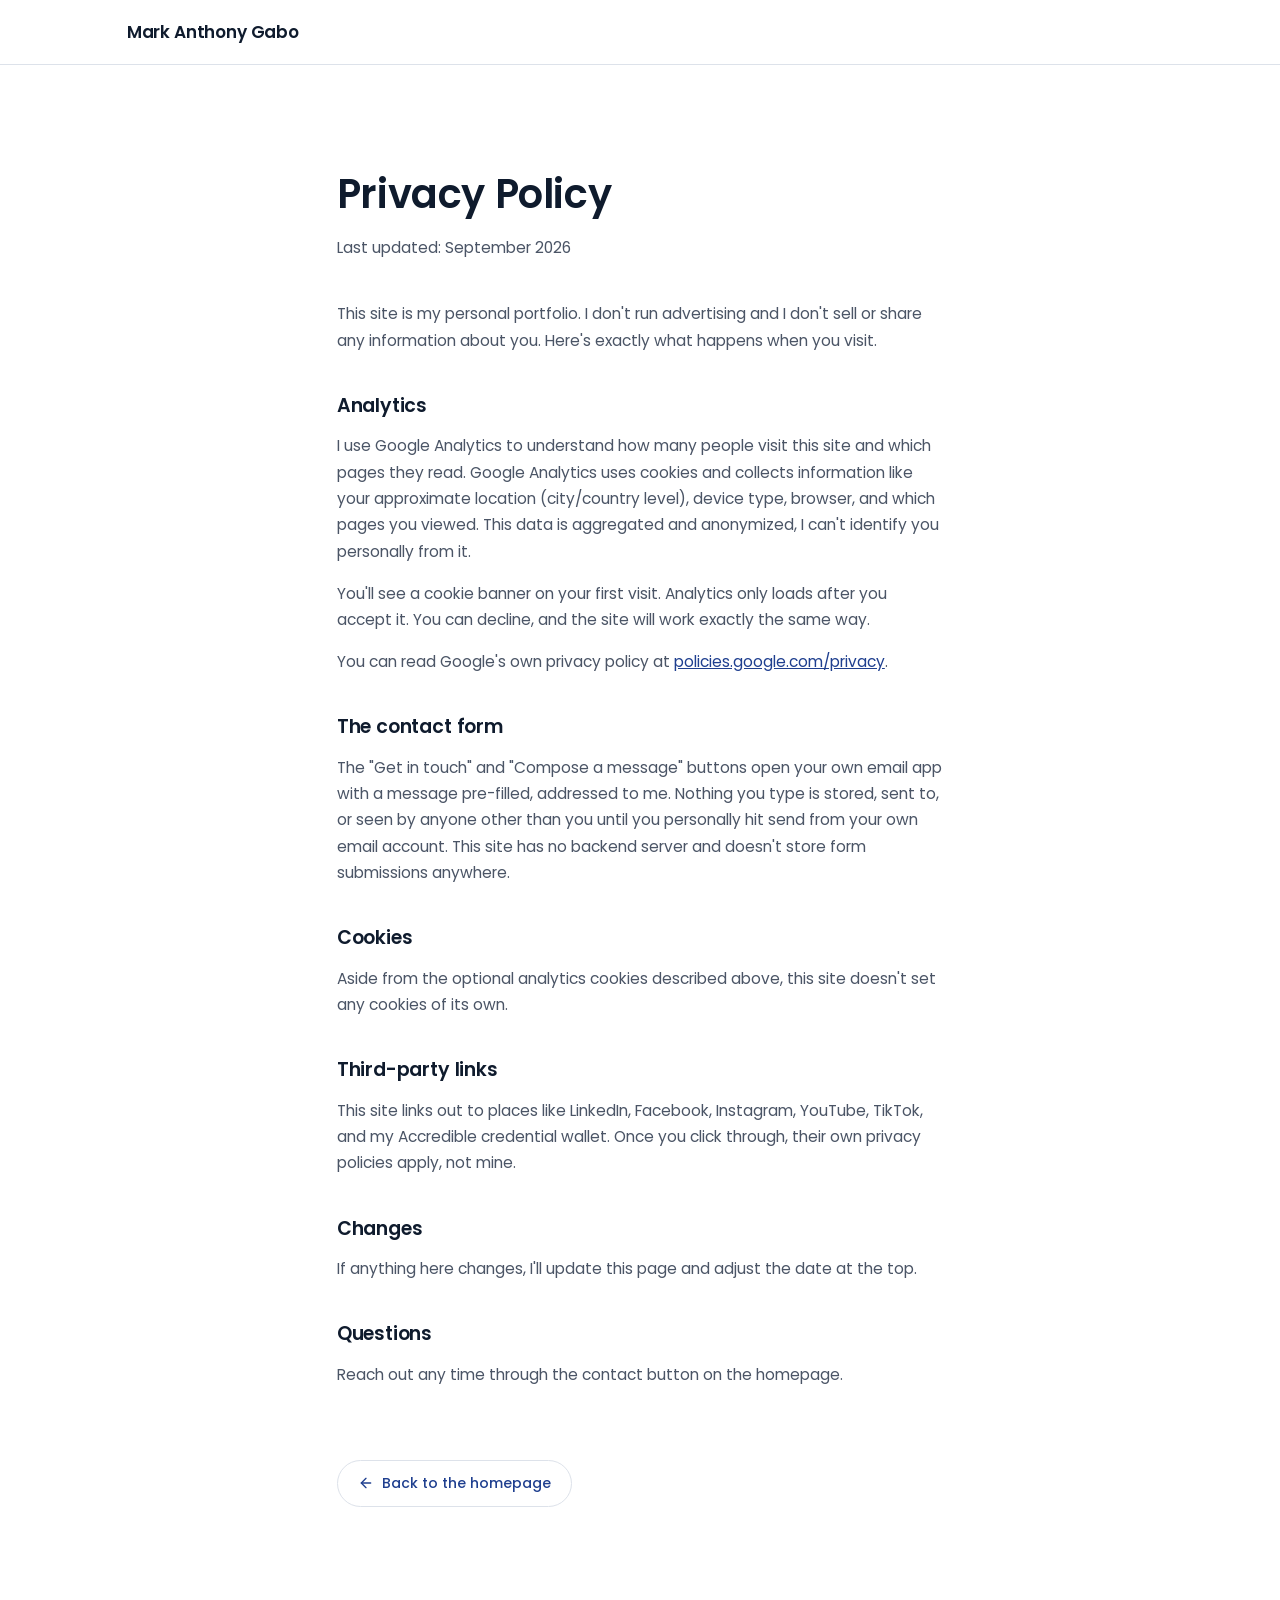
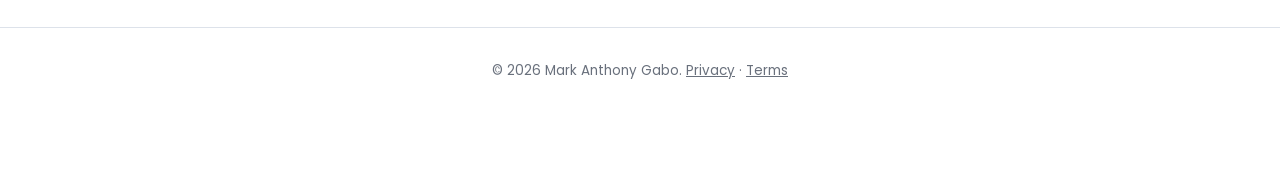
<file: privacy.html>
<!DOCTYPE html>
<html lang="en">
<head>
<meta charset="UTF-8">
<script>
  (function () {
    var saved = localStorage.getItem("theme");
    var theme = saved || (window.matchMedia("(prefers-color-scheme: dark)").matches ? "dark" : "light");
    document.documentElement.setAttribute("data-theme", theme);
  })();
</script>
<meta name="viewport" content="width=device-width, initial-scale=1.0">
<title>Privacy Policy — Mark Anthony Gabo</title>
<meta name="robots" content="noindex">
<meta name="theme-color" content="#ffffff">
<link rel="icon" type="image/x-icon" href="favicon.ico">
<link rel="preconnect" href="https://fonts.googleapis.com">
<link rel="preconnect" href="https://fonts.gstatic.com" crossorigin>
<link href="https://fonts.googleapis.com/css2?family=Poppins:wght@400;500;600;700&display=swap" rel="stylesheet">
<link rel="stylesheet" href="css/style.css">
<style>
  .legal-wrap {
    max-width: 760px;
    margin: 0 auto;
    padding: clamp(48px, 8vw, 96px) var(--gutter) 120px;
  }
  .legal-wrap h1 { font-size: clamp(28px, 4vw, 40px); margin-bottom: 8px; }
  .legal-updated { color: var(--grey-dim); font-size: 13.5px; margin-bottom: 40px; }
  .legal-wrap h2 { font-size: 19px; margin: 36px 0 12px; }
  .legal-wrap p, .legal-wrap li { color: var(--grey); font-size: 15.5px; line-height: 1.7; }
  .legal-wrap ul { padding-left: 20px; margin: 0 0 1em; }
  .legal-wrap a { color: var(--red-bright); text-decoration: underline; }
  .back-link {
    display: inline-flex;
    align-items: center;
    gap: 8px;
    margin-top: 56px;
    padding: 11px 20px;
    border: 1px solid var(--line);
    border-radius: 999px;
    font-size: 14px;
    font-weight: 500;
    color: var(--white);
    text-decoration: none !important;
    background-image: none !important;
    transition: border-color 0.2s ease, color 0.2s ease, transform 0.2s ease;
  }
  .back-link:hover {
    border-color: var(--red);
    color: var(--red-bright);
    transform: translateX(-2px);
  }
  .back-link svg { width: 16px; height: 16px; }
</style>
</head>
<body>

<header class="site-header">
  <div class="header-inner">
    <a href="index.html" class="logo">Mark Anthony Gabo</a>
  </div>
</header>

<main class="legal-wrap">
  <h1>Privacy Policy</h1>
  <p class="legal-updated">Last updated: September 2026</p>

  <p>This site is my personal portfolio. I don't run advertising and I don't sell or share any information about you. Here's exactly what happens when you visit.</p>

  <h2>Analytics</h2>
  <p>I use Google Analytics to understand how many people visit this site and which pages they read. Google Analytics uses cookies and collects information like your approximate location (city/country level), device type, browser, and which pages you viewed. This data is aggregated and anonymized, I can't identify you personally from it.</p>
  <p>You'll see a cookie banner on your first visit. Analytics only loads after you accept it. You can decline, and the site will work exactly the same way.</p>
  <p>You can read Google's own privacy policy at <a href="https://policies.google.com/privacy" target="_blank" rel="noopener">policies.google.com/privacy</a>.</p>

  <h2>The contact form</h2>
  <p>The "Get in touch" and "Compose a message" buttons open your own email app with a message pre-filled, addressed to me. Nothing you type is stored, sent to, or seen by anyone other than you until you personally hit send from your own email account. This site has no backend server and doesn't store form submissions anywhere.</p>

  <h2>Cookies</h2>
  <p>Aside from the optional analytics cookies described above, this site doesn't set any cookies of its own.</p>

  <h2>Third-party links</h2>
  <p>This site links out to places like LinkedIn, Facebook, Instagram, YouTube, TikTok, and my Accredible credential wallet. Once you click through, their own privacy policies apply, not mine.</p>

  <h2>Changes</h2>
  <p>If anything here changes, I'll update this page and adjust the date at the top.</p>

  <h2>Questions</h2>
  <p>Reach out any time through the contact button on the homepage.</p>

  <a href="index.html" class="back-link">
    <svg viewBox="0 0 24 24" fill="none" stroke="currentColor" stroke-width="2" stroke-linecap="round" stroke-linejoin="round" aria-hidden="true"><path d="M19 12H5"/><path d="m12 19-7-7 7-7"/></svg>
    Back to the homepage
  </a>
</main>

<footer class="site-footer">
  <p>&copy; <span id="year"></span> Mark Anthony Gabo. <a href="privacy.html" style="color:inherit;">Privacy</a> · <a href="terms.html" style="color:inherit;">Terms</a></p>
</footer>

<script>document.getElementById("year").textContent = new Date().getFullYear();</script>
</body>
</html>
</file>
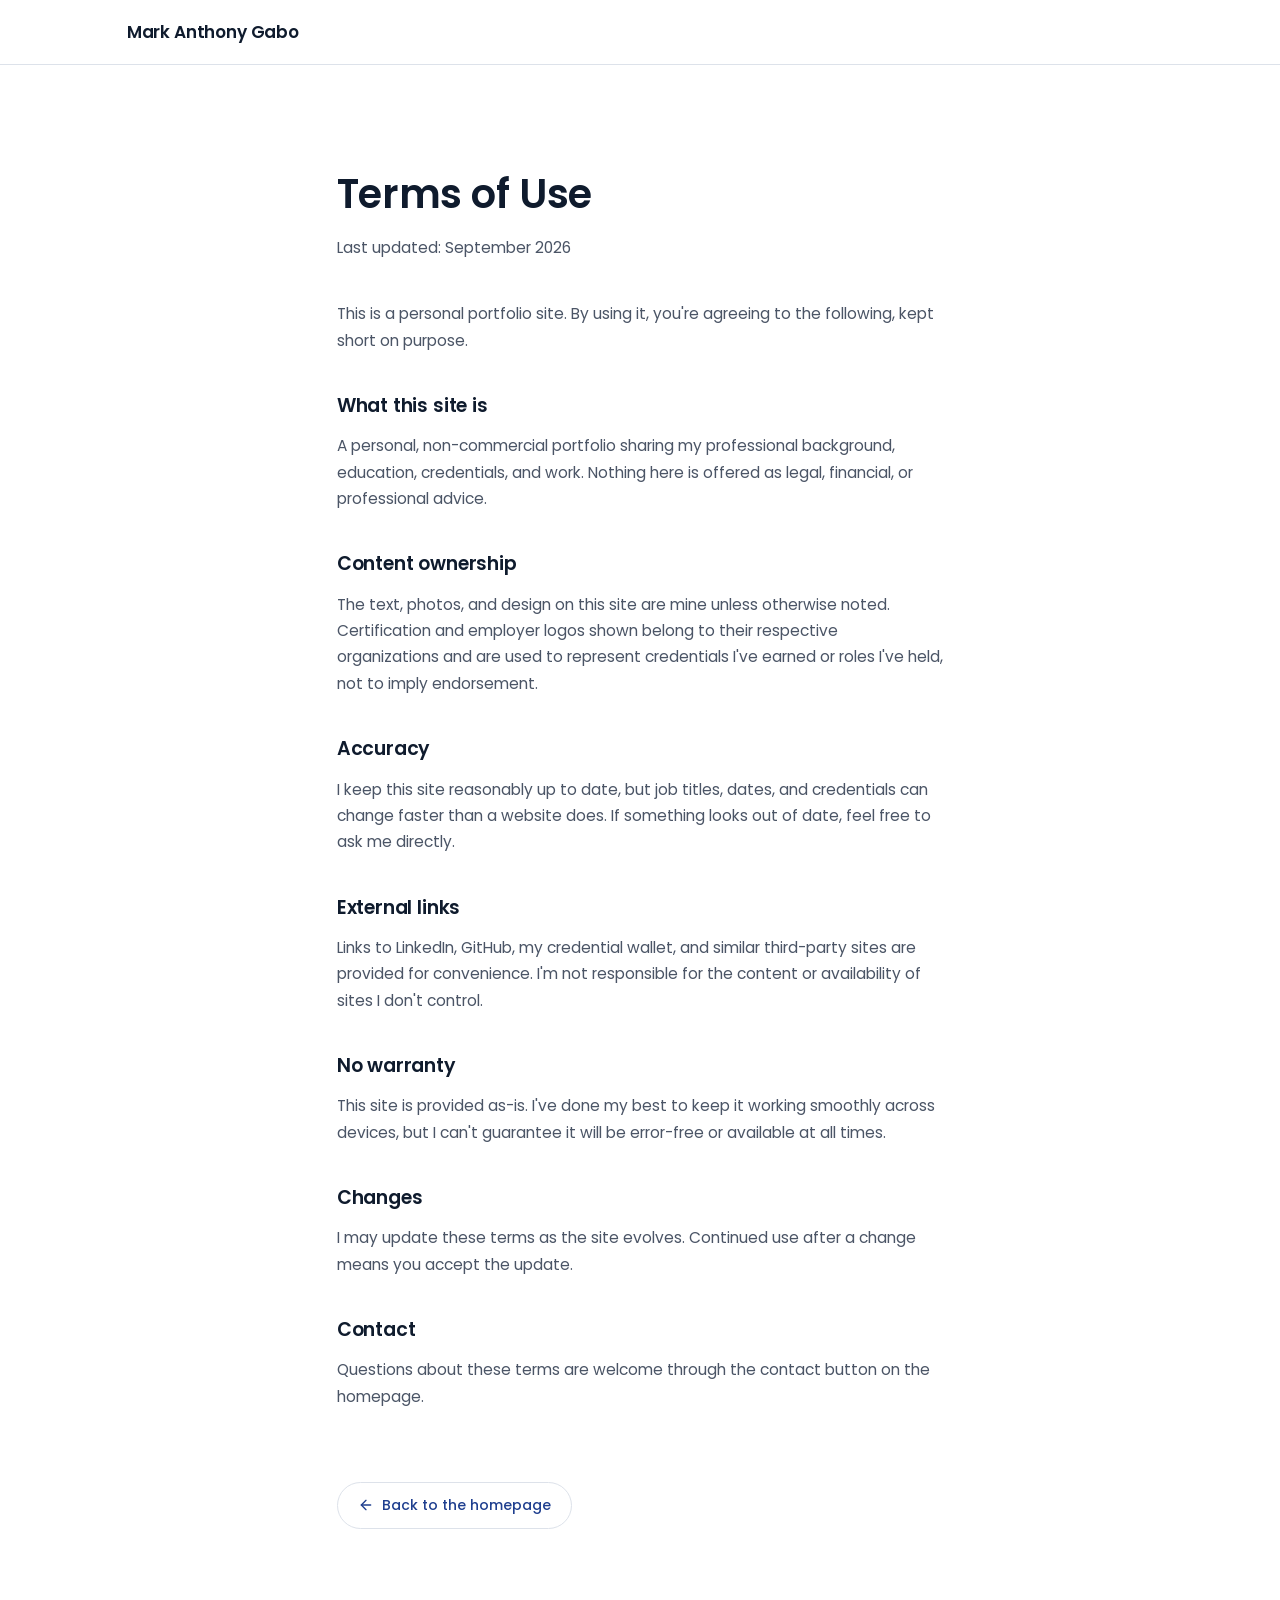
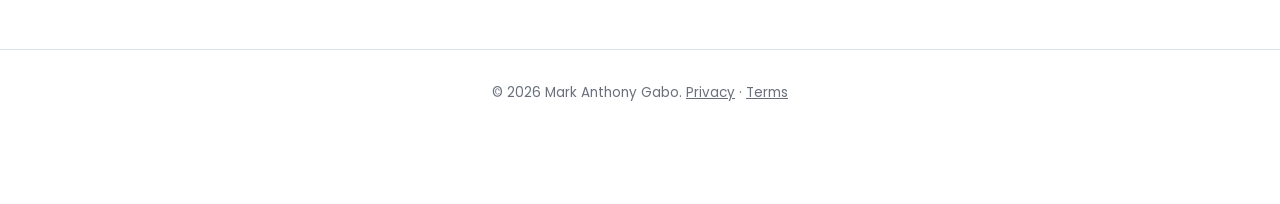
<file: terms.html>
<!DOCTYPE html>
<html lang="en">
<head>
<meta charset="UTF-8">
<script>
  (function () {
    var saved = localStorage.getItem("theme");
    var theme = saved || (window.matchMedia("(prefers-color-scheme: dark)").matches ? "dark" : "light");
    document.documentElement.setAttribute("data-theme", theme);
  })();
</script>
<meta name="viewport" content="width=device-width, initial-scale=1.0">
<title>Terms of Use — Mark Anthony Gabo</title>
<meta name="robots" content="noindex">
<meta name="theme-color" content="#ffffff">
<link rel="icon" type="image/x-icon" href="favicon.ico">
<link rel="preconnect" href="https://fonts.googleapis.com">
<link rel="preconnect" href="https://fonts.gstatic.com" crossorigin>
<link href="https://fonts.googleapis.com/css2?family=Poppins:wght@400;500;600;700&display=swap" rel="stylesheet">
<link rel="stylesheet" href="css/style.css">
<style>
  .legal-wrap {
    max-width: 760px;
    margin: 0 auto;
    padding: clamp(48px, 8vw, 96px) var(--gutter) 120px;
  }
  .legal-wrap h1 { font-size: clamp(28px, 4vw, 40px); margin-bottom: 8px; }
  .legal-updated { color: var(--grey-dim); font-size: 13.5px; margin-bottom: 40px; }
  .legal-wrap h2 { font-size: 19px; margin: 36px 0 12px; }
  .legal-wrap p, .legal-wrap li { color: var(--grey); font-size: 15.5px; line-height: 1.7; }
  .legal-wrap ul { padding-left: 20px; margin: 0 0 1em; }
  .legal-wrap a { color: var(--red-bright); text-decoration: underline; }
  .back-link {
    display: inline-flex;
    align-items: center;
    gap: 8px;
    margin-top: 56px;
    padding: 11px 20px;
    border: 1px solid var(--line);
    border-radius: 999px;
    font-size: 14px;
    font-weight: 500;
    color: var(--white);
    text-decoration: none !important;
    background-image: none !important;
    transition: border-color 0.2s ease, color 0.2s ease, transform 0.2s ease;
  }
  .back-link:hover {
    border-color: var(--red);
    color: var(--red-bright);
    transform: translateX(-2px);
  }
  .back-link svg { width: 16px; height: 16px; }
</style>
</head>
<body>

<header class="site-header">
  <div class="header-inner">
    <a href="index.html" class="logo">Mark Anthony Gabo</a>
  </div>
</header>

<main class="legal-wrap">
  <h1>Terms of Use</h1>
  <p class="legal-updated">Last updated: September 2026</p>

  <p>This is a personal portfolio site. By using it, you're agreeing to the following, kept short on purpose.</p>

  <h2>What this site is</h2>
  <p>A personal, non-commercial portfolio sharing my professional background, education, credentials, and work. Nothing here is offered as legal, financial, or professional advice.</p>

  <h2>Content ownership</h2>
  <p>The text, photos, and design on this site are mine unless otherwise noted. Certification and employer logos shown belong to their respective organizations and are used to represent credentials I've earned or roles I've held, not to imply endorsement.</p>

  <h2>Accuracy</h2>
  <p>I keep this site reasonably up to date, but job titles, dates, and credentials can change faster than a website does. If something looks out of date, feel free to ask me directly.</p>

  <h2>External links</h2>
  <p>Links to LinkedIn, GitHub, my credential wallet, and similar third-party sites are provided for convenience. I'm not responsible for the content or availability of sites I don't control.</p>

  <h2>No warranty</h2>
  <p>This site is provided as-is. I've done my best to keep it working smoothly across devices, but I can't guarantee it will be error-free or available at all times.</p>

  <h2>Changes</h2>
  <p>I may update these terms as the site evolves. Continued use after a change means you accept the update.</p>

  <h2>Contact</h2>
  <p>Questions about these terms are welcome through the contact button on the homepage.</p>

  <a href="index.html" class="back-link">
    <svg viewBox="0 0 24 24" fill="none" stroke="currentColor" stroke-width="2" stroke-linecap="round" stroke-linejoin="round" aria-hidden="true"><path d="M19 12H5"/><path d="m12 19-7-7 7-7"/></svg>
    Back to the homepage
  </a>
</main>

<footer class="site-footer">
  <p>&copy; <span id="year"></span> Mark Anthony Gabo. <a href="privacy.html" style="color:inherit;">Privacy</a> · <a href="terms.html" style="color:inherit;">Terms</a></p>
</footer>

<script>document.getElementById("year").textContent = new Date().getFullYear();</script>
</body>
</html>
</file>
<file: css/style.css>
/* ============================================
   TOKENS
   ============================================ */
:root {
  --black: #ffffff;
  --black-soft: #f5f7fa;
  --panel-solid: #eef1f6;
  --line: #dde2ea;
  --red: #16264f;
  --red-bright: #1f3f8f;
  --red-deep: #060c1e;
  --accent-rgb: 22, 38, 79;
  --gradient-red: linear-gradient(135deg, var(--red-bright) 0%, var(--red) 45%, var(--red-deep) 100%);
  --white: #0f1b2d;
  --on-accent: #ffffff;
  --grey: #4b5566;
  --grey-dim: #69707c;
  --header-bg: rgba(255, 255, 255, 0.85);

  --font-display: "Poppins", -apple-system, BlinkMacSystemFont, "Segoe UI", sans-serif;
  --font-body: "Poppins", -apple-system, BlinkMacSystemFont, "Segoe UI", sans-serif;

  --max-width: 1180px;
  --gutter: clamp(24px, 6vw, 96px);
}

[data-theme="dark"] {
  --black: #0a0a0a;
  --black-soft: #131313;
  --panel-solid: #161414;
  --line: #2a2727;
  --red: #c81e3a;
  --red-bright: #ff3b4e;
  --red-deep: #6e0f22;
  --accent-rgb: 200, 30, 58;
  --white: #f5f3f0;
  --on-accent: #ffffff;
  --grey: #a3a09c;
  --grey-dim: #8a8580;
  --header-bg: rgba(10, 10, 10, 0.88);
}

* { box-sizing: border-box; }

html {
  color-scheme: light dark;
  transition: background-color 0.25s ease;
}

.skip-link {
  position: absolute;
  top: -60px;
  left: 12px;
  z-index: 1000;
  background: var(--red);
  color: var(--on-accent);
  padding: 12px 20px;
  border-radius: 4px;
  font-size: 14px;
  font-weight: 500;
  transition: top 0.2s ease;
}

.skip-link:focus {
  top: 12px;
}

html { scroll-behavior: smooth; }

@media (prefers-reduced-motion: reduce) {
  html { scroll-behavior: auto; }
  * { animation-duration: 0.01ms !important; animation-iteration-count: 1 !important; transition-duration: 0.01ms !important; }
}

body {
  margin: 0;
  background: var(--black);
  color: var(--white);
  font-family: var(--font-body);
  font-size: 16px;
  line-height: 1.65;
  -webkit-font-smoothing: antialiased;
}

h1, h2, h3 {
  font-family: var(--font-display);
  font-weight: 600;
  margin: 0;
  color: var(--white);
  letter-spacing: -0.01em;
}

p { margin: 0 0 1em; color: var(--grey); }
p:last-child { margin-bottom: 0; }

a { color: inherit; text-decoration: none; }

img { max-width: 100%; display: block; }

section { padding: clamp(64px, 10vw, 128px) var(--gutter); scroll-margin-top: 76px; }

section > h2 {
  font-size: clamp(28px, 3.4vw, 42px);
  margin-bottom: clamp(14px, 2vw, 18px);
  max-width: var(--max-width);
  margin-left: auto;
  margin-right: auto;
}

.section-intro {
  max-width: var(--max-width);
  margin: 0 auto clamp(32px, 5vw, 48px);
  font-size: 14px;
  color: var(--red-bright);
}

:focus-visible {
  outline: 2px solid var(--red-bright);
  outline-offset: 3px;
}

/* ============================================
   BUTTONS
   ============================================ */
.btn {
  display: inline-flex;
  align-items: center;
  gap: 9px;
  padding: 13px 26px;
  border-radius: 4px;
  font-family: var(--font-body);
  font-size: 14.5px;
  font-weight: 500;
  border: none;
  cursor: pointer;
  transition: transform 0.2s ease, box-shadow 0.2s ease, background 0.2s ease, color 0.2s ease, border-color 0.2s ease;
}

.btn-icon { width: 17px; height: 17px; flex-shrink: 0; }

.btn-solid {
  background: var(--gradient-red);
  color: var(--on-accent);
}

.btn-solid:hover {
  box-shadow: 0 8px 24px -6px rgba(var(--accent-rgb), 0.55);
  transform: translateY(-1px);
}

.btn-outline {
  background: transparent;
  border: 1px solid var(--line);
  color: var(--white);
}

.btn-outline:hover {
  border-color: var(--red);
  color: var(--red-bright);
}

/* ============================================
   HEADER / NAV
   ============================================ */
.site-header {
  position: sticky;
  top: 0;
  z-index: 100;
  background: var(--header-bg);
  backdrop-filter: blur(10px);
  border-bottom: 1px solid var(--line);
}

.header-inner {
  max-width: var(--max-width);
  margin: 0 auto;
  padding: 18px var(--gutter);
  display: flex;
  align-items: center;
  justify-content: space-between;
  gap: 20px;
}

.logo {
  font-family: var(--font-display);
  font-size: 17px;
  font-weight: 600;
  letter-spacing: -0.01em;
  white-space: nowrap;
  display: inline-flex;
  align-items: center;
  gap: 10px;
}

.logo-text {
  display: flex;
  flex-direction: column;
  gap: 1px;
  line-height: 1.15;
}

.logo-name {
  display: inline-flex;
  align-items: center;
  gap: 6px;
}

.logo-handle {
  font-family: var(--font-body);
  font-style: italic;
  font-weight: 400;
  font-size: 12px;
  color: var(--grey-dim);
  letter-spacing: 0;
}

.logo-avatar {
  width: 32px;
  height: 32px;
  border-radius: 50%;
  object-fit: cover;
  border: 2px solid #1d9bf0;
}

.logo-badge {
  width: 16px;
  height: 16px;
  flex-shrink: 0;
}

.main-nav {
  display: flex;
  gap: clamp(18px, 3vw, 34px);
  margin-left: auto;
}

.main-nav a {
  font-size: 14.5px;
  color: var(--grey);
  position: relative;
  padding: 4px 0;
  transition: color 0.2s ease;
}

.main-nav a:hover,
.main-nav a:focus-visible {
  color: var(--white);
}

.main-nav a::after {
  content: "";
  position: absolute;
  left: 0;
  bottom: -2px;
  width: 0;
  height: 2px;
  background: var(--gradient-red);
  transition: width 0.25s ease;
}

.main-nav a:hover::after,
.main-nav a:focus-visible::after {
  width: 100%;
}

.header-actions {
  display: flex;
  align-items: center;
  gap: 18px;
}

.social-icons {
  display: flex;
  gap: 10px;
}

.icon-btn {
  display: inline-flex;
  align-items: center;
  justify-content: center;
  width: 32px;
  height: 32px;
  border-radius: 50%;
  border: 1px solid var(--line);
  color: var(--grey);
  transition: border-color 0.2s ease, color 0.2s ease, transform 0.2s ease;
}

.icon-btn svg { width: 15px; height: 15px; }

.icon-btn:hover {
  border-color: var(--red);
  color: var(--red-bright);
  transform: translateY(-1px);
}

.icon-btn-lg { width: 44px; height: 44px; }
.icon-btn-lg svg { width: 19px; height: 19px; }

.theme-toggle {
  display: inline-flex;
  align-items: center;
  justify-content: center;
  width: 34px;
  height: 34px;
  border-radius: 50%;
  border: 1px solid var(--line);
  background: transparent;
  color: var(--grey);
  cursor: pointer;
  flex-shrink: 0;
  transition: border-color 0.2s ease, color 0.2s ease, transform 0.15s ease;
}

.theme-toggle:hover {
  border-color: var(--red);
  color: var(--red-bright);
}

.theme-toggle:active {
  transform: scale(0.9);
}

.theme-toggle svg {
  width: 17px;
  height: 17px;
}

.theme-toggle .icon-moon { display: none; }

[data-theme="dark"] .theme-toggle .icon-sun { display: none; }
[data-theme="dark"] .theme-toggle .icon-moon { display: block; }

.nav-toggle {
  display: none;
  flex-direction: column;
  justify-content: center;
  gap: 5px;
  width: 32px;
  height: 32px;
  background: none;
  border: none;
  cursor: pointer;
  padding: 0;
  flex-shrink: 0;
  transition: transform 0.15s ease;
}

.nav-toggle span {
  display: block;
  height: 2px;
  width: 100%;
  background: var(--white);
  transition: transform 0.25s ease, opacity 0.25s ease;
}

.nav-toggle.open span:nth-child(1) { transform: translateY(7px) rotate(45deg); }
.nav-toggle.open span:nth-child(2) { opacity: 0; }
.nav-toggle.open span:nth-child(3) { transform: translateY(-7px) rotate(-45deg); }

/* ============================================
   HERO
   ============================================ */
.hero {
  position: relative;
  display: grid;
  grid-template-columns: 1.05fr 0.95fr;
  align-items: center;
  gap: clamp(32px, 5vw, 64px);
  padding-top: clamp(48px, 8vw, 96px);
  max-width: var(--max-width);
  margin: 0 auto;
  overflow: hidden;
}

.hero-canvas {
  position: absolute;
  inset: -40px;
  width: calc(100% + 80px);
  height: calc(100% + 80px);
  z-index: 0;
  pointer-events: none;
  opacity: 0.55;
}

.hero-text, .hero-image { position: relative; z-index: 1; }

.hero-kicker {
  font-size: 13px;
  color: var(--grey-dim);
  margin-bottom: 18px;
  letter-spacing: 0.02em;
}

.hero-text h1 {
  font-size: clamp(42px, 6.2vw, 74px);
  line-height: 1.04;
}

.hero-role {
  font-family: var(--font-display);
  font-size: clamp(17px, 1.8vw, 20px);
  font-weight: 500;
  color: var(--red-bright);
  margin: 18px 0 14px;
}

.hero-desc {
  max-width: 44ch;
  font-size: 16.5px;
}

.hero-motto {
  font-size: 13.5px;
  color: var(--grey-dim);
  margin: 22px 0 30px;
  border-left: 2px solid var(--red);
  padding-left: 12px;
  letter-spacing: 0.02em;
}

.hero-actions {
  display: flex;
  gap: 14px;
  flex-wrap: wrap;
}

.stat-row {
  display: flex;
  gap: clamp(24px, 4vw, 44px);
  margin-top: 40px;
  padding-top: 28px;
  border-top: 1px solid var(--line);
}

.stat-number {
  font-family: var(--font-display);
  font-size: clamp(24px, 2.6vw, 30px);
  font-weight: 700;
  color: var(--white);
  margin-bottom: 4px;
}

.stat-label {
  font-size: 11.5px;
  font-weight: 500;
  letter-spacing: 0.06em;
  text-transform: uppercase;
  color: var(--grey-dim);
}

.hero-image {
  position: relative;
  display: flex;
  align-items: center;
  justify-content: center;
  min-height: 560px;
}

.hero-glow {
  position: absolute;
  top: 8%;
  left: 50%;
  transform: translateX(-50%);
  width: 78%;
  aspect-ratio: 1;
  background: radial-gradient(circle, rgba(var(--accent-rgb), 0.42) 0%, rgba(var(--accent-rgb), 0.12) 55%, transparent 75%);
  filter: blur(38px);
  z-index: 0;
  pointer-events: none;
}

.hero-image img {
  position: relative;
  z-index: 1;
  width: auto;
  height: clamp(500px, 64vw, 860px);
  max-width: 100%;
  object-fit: contain;
  transform-origin: center bottom;
  will-change: transform;
  transition: transform 0.1s linear;
  -webkit-mask-image: linear-gradient(to bottom, black 70%, transparent 100%);
  mask-image: linear-gradient(to bottom, black 70%, transparent 100%);
}

/* ============================================
   ABOUT
   ============================================ */
.about {
  display: grid;
  grid-template-columns: 0.85fr 1.15fr;
  gap: clamp(32px, 5vw, 72px);
  align-items: center;
  max-width: var(--max-width);
  margin: 0 auto;
}

.about-image {
  position: relative;
  aspect-ratio: 3 / 4;
  border-radius: 4px;
  border: 1px solid var(--line);
  margin-top: 48px;
}

.frame-panel {
  position: absolute;
  inset: 0;
  background: var(--panel-solid);
  border: 1px solid var(--line);
  border-radius: 4px;
  z-index: 0;
}

.breakout-img {
  position: absolute;
  left: 0;
  right: 0;
  bottom: 0;
  width: 100%;
  height: 122%;
  object-fit: cover;
  object-position: top center;
  z-index: 1;
  border-radius: 0 0 4px 4px;
}

.about-text h2 { margin-bottom: 22px; }
.about-text p { font-size: 16px; max-width: 60ch; }
.about-text em { color: var(--red-bright); font-style: normal; }

/* ============================================
   EXPERIENCE / TIMELINE
   ============================================ */
.experience {
  background: var(--black-soft);
  border-top: 1px solid var(--line);
  border-bottom: 1px solid var(--line);
}

.timeline {
  list-style: none;
  margin: 0 auto;
  padding: 0;
  max-width: var(--max-width);
  border-left: 1px solid var(--line);
  position: relative;
}

.timeline::before {
  content: "";
  position: absolute;
  top: 0;
  left: -1px;
  width: 2px;
  height: calc(var(--progress, 0) * 100%);
  background: var(--gradient-red);
  transition: height 0.08s linear;
  pointer-events: none;
}

.timeline-item {
  position: relative;
  padding: 0 0 44px 32px;
}

.timeline-item:last-child { padding-bottom: 0; }

.timeline-item::before {
  content: "";
  position: absolute;
  left: -5px;
  top: 6px;
  width: 9px;
  height: 9px;
  border-radius: 50%;
  background: var(--gradient-red);
}

.timeline-date {
  font-size: 13px;
  color: var(--red-bright);
  font-weight: 500;
  margin-bottom: 6px;
}

.timeline-content h3 {
  font-size: 21px;
  margin-bottom: 4px;
}

.timeline-org {
  color: var(--grey-dim);
  font-size: 14.5px;
  margin-bottom: 10px;
}

.timeline-content p:last-child {
  max-width: 68ch;
  font-size: 15.5px;
}

/* ============================================
   EDUCATION
   ============================================ */
.edu-grid {
  max-width: var(--max-width);
  margin: 0 auto;
  display: grid;
  grid-template-columns: repeat(3, 1fr);
  gap: 20px;
}

.edu-card {
  background: var(--panel-solid);
  border: 1px solid var(--line);
  border-radius: 4px;
  padding: 26px;
}

.edu-date {
  font-size: 13px;
  color: var(--red-bright);
  margin-bottom: 10px;
}

.edu-card h3 {
  font-size: 18px;
  margin-bottom: 8px;
}

.edu-card p { font-size: 14.5px; }

.edu-note {
  color: var(--grey-dim);
  font-size: 13.5px;
  margin-top: 6px;
}

/* ============================================
   SKILLS
   ============================================ */
.skills {
  background: var(--black-soft);
  border-top: 1px solid var(--line);
  border-bottom: 1px solid var(--line);
}

.skills-grid {
  max-width: var(--max-width);
  margin: 0 auto;
  display: grid;
  grid-template-columns: repeat(3, 1fr);
  gap: clamp(28px, 4vw, 48px);
}

.skills-col h3 {
  font-size: 16px;
  margin-bottom: 16px;
  color: var(--grey);
  font-weight: 500;
}

.tag-list {
  display: flex;
  flex-wrap: wrap;
  gap: 9px;
}

.tag {
  border: 1px solid var(--line);
  border-radius: 3px;
  padding: 7px 13px;
  font-size: 13.5px;
  color: var(--white);
  transition: border-color 0.2s ease, color 0.2s ease;
}

.tag:hover {
  border-color: var(--red);
  color: var(--red-bright);
}

/* ============================================
   LEADERSHIP
   ============================================ */
.leadership {
  display: grid;
  grid-template-columns: 0.8fr 1.2fr;
  gap: clamp(32px, 5vw, 72px);
  align-items: start;
  max-width: var(--max-width);
  margin: 0 auto;
}

.leadership-image {
  position: sticky;
  top: 100px;
  aspect-ratio: 3 / 4;
  overflow: hidden;
  border-radius: 4px;
  border: 1px solid var(--line);
}

.leadership-image img {
  width: 100%;
  height: 100%;
  object-fit: cover;
  object-position: top center;
}

.leadership-text h2 { margin-bottom: 30px; }

.leadership-item {
  padding-bottom: 30px;
  margin-bottom: 30px;
  border-bottom: 1px solid var(--line);
}

.leadership-item:last-child {
  border-bottom: none;
  margin-bottom: 0;
  padding-bottom: 0;
}

.leadership-date {
  font-size: 13px;
  color: var(--red-bright);
  margin-bottom: 6px;
}

.leadership-item h3 {
  font-size: 19px;
  margin-bottom: 4px;
}

.leadership-org {
  color: var(--grey-dim);
  font-size: 14px;
  margin-bottom: 10px;
}

/* ============================================
   CONTACT
   ============================================ */
.contact {
  text-align: center;
  max-width: var(--max-width);
  margin: 0 auto;
}

.contact-lede {
  font-size: 17px;
  max-width: 52ch;
  margin: 0 auto 36px;
}

.contact-actions {
  display: flex;
  justify-content: center;
  gap: 14px;
  flex-wrap: wrap;
  margin-bottom: 36px;
}

.social-row {
  display: flex;
  justify-content: center;
  gap: 12px;
}

/* ============================================
   FLOATING ACTION BUTTON
   ============================================ */
.fab {
  position: fixed;
  bottom: 26px;
  right: 26px;
  width: 56px;
  height: 56px;
  border-radius: 50%;
  border: none;
  background: var(--gradient-red);
  color: var(--on-accent);
  display: flex;
  align-items: center;
  justify-content: center;
  cursor: pointer;
  box-shadow: 0 10px 28px -6px rgba(var(--accent-rgb), 0.6);
  z-index: 90;
  transition: transform 0.2s ease, box-shadow 0.2s ease;
}

.fab svg { width: 22px; height: 22px; }

.fab:hover {
  transform: translateY(-2px) scale(1.04);
  box-shadow: 0 14px 32px -6px rgba(var(--accent-rgb), 0.7);
}

/* ============================================
   MODAL
   ============================================ */
.modal-backdrop {
  position: fixed;
  inset: 0;
  background: rgba(5, 5, 5, 0.7);
  backdrop-filter: blur(4px);
  display: flex;
  align-items: center;
  justify-content: center;
  z-index: 200;
  padding: 20px;
}

.modal-backdrop[hidden] { display: none; }

.modal {
  position: relative;
  width: 100%;
  max-width: 440px;
  background: var(--panel-solid);
  border: 1px solid var(--line);
  border-radius: 8px;
  padding: 32px;
}

.modal-close {
  position: absolute;
  top: 16px;
  right: 16px;
  width: 32px;
  height: 32px;
  border-radius: 50%;
  border: 1px solid var(--line);
  background: transparent;
  color: var(--grey);
  display: flex;
  align-items: center;
  justify-content: center;
  cursor: pointer;
  transition: border-color 0.2s ease, color 0.2s ease;
}

.modal-close svg { width: 15px; height: 15px; }

.modal-close:hover {
  border-color: var(--red);
  color: var(--red-bright);
}

.modal h3 {
  font-size: 22px;
  margin-bottom: 8px;
  padding-right: 24px;
}

.modal-sub {
  font-size: 14px;
  margin-bottom: 22px;
}

#contact-form {
  display: flex;
  flex-direction: column;
  gap: 6px;
}

.hp-field {
  position: absolute;
  left: -9999px;
  width: 1px;
  height: 1px;
  overflow: hidden;
}

#contact-form label {
  font-size: 13px;
  color: var(--grey);
  margin-top: 10px;
}

#contact-form input,
#contact-form textarea {
  background: var(--black);
  border: 1px solid var(--line);
  border-radius: 4px;
  padding: 11px 13px;
  color: var(--white);
  font-family: var(--font-body);
  font-size: 14.5px;
  resize: vertical;
}

#contact-form input:focus,
#contact-form textarea:focus {
  outline: none;
  border-color: var(--red);
}

.modal-submit {
  margin-top: 18px;
  justify-content: center;
  width: 100%;
}

.modal-status {
  margin-top: 14px;
  font-size: 13.5px;
  color: var(--red-bright);
  text-align: center;
}

.modal-status-error {
  color: var(--red);
}

/* ============================================
   FOOTER
   ============================================ */
.site-footer {
  padding: 32px var(--gutter) 100px;
  border-top: 1px solid var(--line);
  text-align: center;
}

.site-footer p {
  font-size: 13.5px;
  color: var(--grey-dim);
}

.site-footer a {
  color: var(--grey-dim);
  text-decoration: underline;
}

.site-footer a:hover {
  color: var(--red-bright);
}

/* ============================================
   COOKIE CONSENT
   ============================================ */
.cookie-banner {
  position: fixed;
  left: 20px;
  right: 20px;
  bottom: 20px;
  max-width: 520px;
  margin: 0 auto;
  background: var(--panel-solid);
  border: 1px solid var(--line);
  border-radius: 10px;
  padding: 20px 22px;
  box-shadow: 0 20px 40px -16px rgba(0,0,0,0.25);
  z-index: 250;
  display: flex;
  flex-wrap: wrap;
  align-items: center;
  gap: 14px;
}

.cookie-banner[hidden] { display: none; }

.cookie-banner p {
  flex: 1 1 240px;
  font-size: 14px;
  margin: 0;
  color: var(--grey);
}

.cookie-banner a {
  color: var(--red-bright);
  text-decoration: underline;
}

.cookie-actions {
  display: flex;
  gap: 10px;
  flex-shrink: 0;
}

.cookie-actions .btn {
  padding: 9px 18px;
  font-size: 13.5px;
}

/* ============================================
   PHILOSOPHY QUOTE
   ============================================ */
.quote-feature {
  max-width: 760px;
  margin: 0 auto;
  text-align: center;
  padding-top: clamp(40px, 7vw, 72px);
  padding-bottom: clamp(40px, 7vw, 72px);
}

.quote-mark {
  width: 40px;
  height: 32px;
  margin: 0 auto 20px;
  opacity: 0.85;
  fill: var(--red);
}

.quote-text {
  font-family: var(--font-display);
  font-size: clamp(20px, 2.6vw, 28px);
  font-weight: 500;
  line-height: 1.5;
  color: var(--white);
}

.quote-attribution {
  margin-top: 18px;
  font-size: 13.5px;
  color: var(--grey-dim);
}

/* ============================================
   LEADERSHIP AWARD
   ============================================ */
.award {
  display: grid;
  grid-template-columns: 0.85fr 1.15fr;
  gap: clamp(32px, 5vw, 72px);
  align-items: center;
  max-width: var(--max-width);
  margin: 0 auto;
  background: var(--black-soft);
  border-top: 1px solid var(--line);
  border-bottom: 1px solid var(--line);
}

.award-image {
  position: relative;
  aspect-ratio: 3 / 4;
  border-radius: 4px;
  border: 1px solid var(--line);
  margin-top: 48px;
}

.award-label {
  font-size: 13px;
  color: var(--red-bright);
  font-weight: 500;
  margin-bottom: 10px;
}

.award-content h2 {
  font-size: clamp(24px, 3vw, 32px);
  margin-bottom: 16px;
}

.award-content > p {
  max-width: 56ch;
  font-size: 15.5px;
}

.award-quote {
  margin: 22px 0 0;
  padding: 18px 22px;
  border-left: 3px solid var(--red);
  background: rgba(var(--accent-rgb), 0.06);
  border-radius: 0 4px 4px 0;
}

.award-quote p {
  font-family: var(--font-display);
  font-size: 16px;
  font-weight: 500;
  color: var(--white);
  font-style: normal;
  margin: 0;
}

/* ============================================
   TABS + ACCORDION
   ============================================ */
.tabs {
  max-width: var(--max-width);
  margin: 0 auto 32px;
  display: flex;
  gap: 10px;
}

.tab-btn {
  background: transparent;
  border: 1px solid var(--line);
  color: var(--grey);
  padding: 10px 20px;
  border-radius: 4px;
  font-family: var(--font-body);
  font-size: 14px;
  font-weight: 500;
  cursor: pointer;
  transition: border-color 0.2s ease, color 0.2s ease, background 0.2s ease;
}

.tab-btn:hover {
  color: var(--white);
  border-color: var(--grey-dim);
}

.tab-btn.active {
  background: var(--gradient-red);
  border-color: transparent;
  color: var(--on-accent);
}

.accordion[hidden] { display: none; }

.timeline-toggle {
  position: relative;
  width: 100%;
  display: flex;
  flex-wrap: wrap;
  align-items: flex-start;
  row-gap: 4px;
  background: none;
  border: none;
  padding: 4px 34px 4px 0;
  cursor: pointer;
  text-align: left;
  font-family: var(--font-body);
  color: var(--white);
}

.timeline-heading {
  display: flex;
  flex-direction: column;
  gap: 3px;
  flex: 1 0 100%;
}

.timeline-title {
  font-family: var(--font-display);
  font-size: 18px;
  font-weight: 600;
}

.timeline-toggle .timeline-date {
  margin-bottom: 0;
  flex: 1 0 100%;
  order: -1;
}

.chevron {
  position: absolute;
  top: 6px;
  right: 0;
  width: 18px;
  height: 18px;
  flex-shrink: 0;
  color: var(--grey-dim);
  transition: transform 0.25s ease, color 0.2s ease;
}

.timeline-item.is-open .chevron {
  transform: rotate(180deg);
  color: var(--red-bright);
}

.timeline-body {
  max-height: 0;
  overflow: hidden;
  transition: max-height 0.3s ease;
  padding-left: 0;
}

.timeline-item.is-open .timeline-body {
  max-height: 240px;
}

.timeline-body p {
  padding-top: 10px;
  max-width: 62ch;
  font-size: 15px;
}

.timeline-item {
  transition: background 0.2s ease;
  border-radius: 4px;
}

.timeline-item:hover .timeline-title {
  transform: scale(1.05);
}

.timeline-title {
  display: inline-block;
  transform-origin: left center;
  transition: transform 0.2s ease;
}

/* ============================================
   EDUCATION TILES (alternating)
   ============================================ */
.edu-card-red {
  background: var(--gradient-red);
  border-color: transparent;
}

.edu-card-red h3, .edu-card-red p { color: var(--on-accent); }
.edu-card-red .edu-date { color: rgba(255,255,255,0.85); }
.edu-card-red .edu-note { color: rgba(255,255,255,0.75); }

.edu-card {
  transition: transform 0.25s ease, box-shadow 0.25s ease;
}

.edu-card:hover {
  transform: translateY(-6px);
  box-shadow: 0 16px 32px -12px rgba(0,0,0,0.5);
}

.edu-card-black:hover {
  box-shadow: 0 16px 32px -12px rgba(0,0,0,0.6), inset 0 0 0 1px var(--red);
}

/* ============================================
   MARQUEE (shared)
   ============================================ */
.marquee-panel {
  max-width: var(--max-width);
  margin: 0 auto;
  background: transparent;
  border: none;
  border-radius: 16px;
  padding: 28px 0;
  display: flex;
  flex-direction: column;
  gap: 18px;
}

.marquee {
  overflow: hidden;
  padding: 10px 0;
}

.marquee-track {
  display: flex;
  width: max-content;
  cursor: grab;
  touch-action: pan-y;
  user-select: none;
}

.marquee-track:active {
  cursor: grabbing;
}

.marquee-panel + .skills-grid { margin-top: 40px; }

.skill-pill {
  display: flex;
  align-items: center;
  gap: 10px;
  border: 1px solid var(--line);
  border-radius: 999px;
  padding: 12px 22px;
  margin-right: 14px;
  flex-shrink: 0;
  color: var(--white);
  font-size: 14.5px;
  transition: border-color 0.2s ease, transform 0.2s ease;
}

.skill-pill:hover {
  border-color: var(--red);
  transform: translateY(-3px);
}

.skill-pill svg {
  width: 19px;
  height: 19px;
  color: var(--red-bright);
  flex-shrink: 0;
}

.cert-grid + .marquee-panel,
.li-courses + .marquee-panel { margin-top: 40px; }

.cert-chip {
  display: flex;
  align-items: center;
  justify-content: center;
  background: #eef1f6;
  border: 1px solid #dde2ea;
  border-radius: 8px;
  width: 168px;
  height: 96px;
  margin-right: 18px;
  flex-shrink: 0;
  padding: 16px;
  transition: transform 0.2s ease, box-shadow 0.2s ease;
}

.cert-chip:hover {
  transform: translateY(-4px);
  box-shadow: 0 12px 24px -8px rgba(var(--accent-rgb), 0.4);
}

.cert-chip img {
  max-width: 100%;
  max-height: 100%;
  object-fit: contain;
}

/* ============================================
   CERTIFICATIONS
   ============================================ */
.cert-grid {
  max-width: var(--max-width);
  margin: 0 auto 28px;
  display: grid;
  grid-template-columns: repeat(2, 1fr);
  gap: 20px;
}

.cert-card {
  background: var(--panel-solid);
  border: 1px solid var(--line);
  border-left: 3px solid var(--red);
  border-radius: 4px;
  padding: 24px;
  transition: transform 0.2s ease, border-color 0.2s ease;
}

.cert-card:hover {
  transform: translateY(-4px);
  border-color: var(--red);
}

.cert-card h3 {
  font-size: 17px;
  margin-bottom: 8px;
}

.cert-card p { font-size: 14.5px; }

.cert-wallet-link {
  max-width: var(--max-width);
  margin: 0 auto 48px;
  display: inline-flex;
}

/* ============================================
   CREDENTIAL WALLET CARD
   ============================================ */
.wallet-card {
  max-width: var(--max-width);
  margin: 0 auto 48px;
  display: flex;
  align-items: center;
  gap: 18px;
  background: var(--panel-solid);
  border: 1px solid var(--line);
  border-radius: 8px;
  padding: 22px 26px;
  transition: border-color 0.25s ease, transform 0.25s ease, box-shadow 0.25s ease;
}

.wallet-card:hover {
  border-color: var(--red);
  transform: translateY(-3px);
  box-shadow: 0 16px 32px -14px rgba(var(--accent-rgb), 0.45);
}

.wallet-card-icon {
  flex-shrink: 0;
  width: 48px;
  height: 48px;
  border-radius: 50%;
  background: var(--gradient-red);
  display: flex;
  align-items: center;
  justify-content: center;
  color: var(--on-accent);
}

.wallet-card-icon svg { width: 24px; height: 24px; }

.wallet-card-text {
  display: flex;
  flex-direction: column;
  gap: 4px;
  flex: 1;
}

.wallet-card-title {
  font-family: var(--font-display);
  font-size: 16.5px;
  font-weight: 600;
  color: var(--white);
}

.wallet-card-sub {
  font-size: 13.5px;
  color: var(--grey-dim);
}

.wallet-card-arrow {
  flex-shrink: 0;
  width: 20px;
  height: 20px;
  color: var(--grey-dim);
  transition: transform 0.25s ease, color 0.25s ease;
}

.wallet-card:hover .wallet-card-arrow {
  transform: translate(3px, -3px);
  color: var(--red-bright);
}

.li-courses {
  max-width: var(--max-width);
  margin: 0 auto 20px;
  background: var(--panel-solid);
  border: 1px solid var(--line);
  border-radius: 4px;
  padding: 28px clamp(24px, 4vw, 36px);
}

.li-courses h3 {
  font-size: 16px;
  font-weight: 500;
  color: var(--grey);
  margin-bottom: 18px;
}

.course-list {
  list-style: none;
  margin: 0;
  padding: 0;
  display: grid;
  grid-template-columns: repeat(2, 1fr);
  gap: 10px 24px;
}

.course-list li {
  position: relative;
  padding-left: 18px;
  font-size: 14.5px;
  color: var(--white);
}

.course-list li::before {
  content: "";
  position: absolute;
  left: 0;
  top: 8px;
  width: 6px;
  height: 6px;
  border-radius: 50%;
  background: var(--gradient-red);
}

/* ============================================
   FEATURED GALLERY
   ============================================ */
.gallery-carousel {
  max-width: var(--max-width);
  margin: 0 auto;
  display: flex;
  align-items: center;
  gap: 16px;
}

.gallery-track-wrap {
  overflow: hidden;
  flex: 1;
}

.gallery-track {
  display: flex;
  gap: 20px;
  scroll-snap-type: x mandatory;
  overflow-x: auto;
  scrollbar-width: none;
}

.gallery-track::-webkit-scrollbar { display: none; }

.gallery-tile {
  position: relative;
  flex: 0 0 calc((100% - 40px) / 3);
  aspect-ratio: 3 / 4;
  margin: 0;
  border-radius: 6px;
  overflow: hidden;
  border: 1px solid var(--line);
  scroll-snap-align: start;
  background: var(--panel-solid);
  cursor: pointer;
}

.gallery-tile img {
  width: 100%;
  height: 100%;
  object-fit: cover;
  object-position: top center;
  transition: transform 0.35s ease;
}

.gallery-tile:hover img {
  transform: scale(1.06);
}

.gallery-nav {
  flex-shrink: 0;
  width: 44px;
  height: 44px;
  border-radius: 50%;
  border: 1px solid var(--line);
  background: transparent;
  color: var(--white);
  display: flex;
  align-items: center;
  justify-content: center;
  cursor: pointer;
  transition: border-color 0.2s ease, color 0.2s ease, transform 0.2s ease;
}

.gallery-nav svg { width: 18px; height: 18px; }

.gallery-nav:hover {
  border-color: var(--red);
  color: var(--red-bright);
  transform: scale(1.05);
}

/* ============================================
   RESPONSIVE — TABLET
   ============================================ */
@media (max-width: 900px) {
  .hero {
    grid-template-columns: 1fr;
  }
  .hero-image {
    order: -1;
    min-height: 320px;
  }
  .hero-image img { height: clamp(360px, 74vw, 540px); }
  .about {
    grid-template-columns: 1fr;
  }
  .about-image {
    max-width: 380px;
    aspect-ratio: 4 / 3;
  }
  .leadership {
    grid-template-columns: 1fr;
  }
  .leadership-image {
    position: static;
    max-width: 420px;
    aspect-ratio: 16 / 10;
  }
  .edu-grid {
    grid-template-columns: 1fr 1fr;
  }
  .skills-grid {
    grid-template-columns: 1fr 1fr;
  }
  .award {
    grid-template-columns: 1fr;
  }
  .award-image {
    max-width: 380px;
    aspect-ratio: 4 / 3;
  }
  .cert-grid {
    grid-template-columns: 1fr;
  }
  .course-list {
    grid-template-columns: 1fr;
  }
  .gallery-tile {
    flex: 0 0 calc((100% - 20px) / 2);
  }
}

/* ============================================
   RESPONSIVE — MOBILE
   ============================================ */
@media (max-width: 620px) {
  .header-inner { padding: 16px var(--gutter); }

  .main-nav {
    position: absolute;
    top: calc(100% + 10px);
    left: 16px;
    right: 16px;
    background: var(--black-soft);
    border: 1px solid var(--line);
    border-radius: 16px;
    box-shadow: 0 20px 45px -18px rgba(0,0,0,0.3);
    flex-direction: column;
    gap: 0;
    max-height: 0;
    overflow: hidden;
    overflow-y: auto;
    -webkit-overflow-scrolling: touch;
    opacity: 0;
    transition: max-height 0.3s ease, opacity 0.25s ease;
  }

  .main-nav.open {
    max-height: min(70vh, 400px);
    opacity: 1;
  }

  .main-nav a {
    padding: 16px 20px;
    border-bottom: 1px solid var(--line);
    transition: background 0.15s ease;
  }

  .main-nav a:first-child {
    border-radius: 16px 16px 0 0;
  }

  .main-nav a:last-child {
    border-bottom: none;
    border-radius: 0 0 16px 16px;
  }

  .main-nav a:active {
    background: rgba(var(--accent-rgb), 0.12);
  }

  .header-actions { gap: 12px; }
  .social-icons { display: none; }

  .nav-toggle { display: flex; }

  .nav-toggle:active {
    transform: scale(0.9);
  }

  .hero-actions { flex-direction: column; }
  .btn { justify-content: center; text-align: center; }

  .edu-grid { grid-template-columns: 1fr; }
  .skills-grid { grid-template-columns: 1fr; }

  .contact-actions { flex-direction: column; }

  .fab { bottom: 18px; right: 18px; width: 50px; height: 50px; }

  .tabs {
    flex-wrap: nowrap;
    overflow-x: auto;
    -webkit-overflow-scrolling: touch;
    justify-content: flex-start;
    scrollbar-width: none;
  }
  .tabs::-webkit-scrollbar { display: none; }
  .tab-btn {
    flex-shrink: 0;
    padding: 9px 16px;
    font-size: 13px;
  }
  .cert-chip { width: 130px; height: 76px; }
  .gallery-tile { flex: 0 0 100%; }
  .gallery-nav { width: 38px; height: 38px; }
}

/* ============================================
   LIGHTBOX
   ============================================ */
.lightbox-backdrop {
  position: fixed;
  inset: 0;
  background: rgba(5, 5, 5, 0.92);
  z-index: 300;
  display: flex;
  align-items: center;
  justify-content: center;
  padding: 40px;
  cursor: zoom-out;
}

.lightbox-backdrop[hidden] { display: none; }

.lightbox-backdrop img {
  max-width: 100%;
  max-height: 100%;
  border-radius: 6px;
  box-shadow: 0 30px 60px -20px rgba(0,0,0,0.7);
  animation: lightbox-in 0.2s ease;
}

@keyframes lightbox-in {
  from { transform: scale(0.94); opacity: 0; }
  to { transform: scale(1); opacity: 1; }
}

.lightbox-close {
  position: fixed;
  top: 24px;
  right: 24px;
  background: rgba(255,255,255,0.06);
}

/* ============================================
   ACCESSIBILITY PANEL
   ============================================ */
.a11y-fab {
  position: fixed;
  bottom: 26px;
  left: 26px;
  width: 52px;
  height: 52px;
  border-radius: 50%;
  border: 1px solid var(--line);
  background: var(--panel-solid);
  color: var(--red);
  display: flex;
  align-items: center;
  justify-content: center;
  cursor: pointer;
  box-shadow: 0 10px 24px -10px rgba(0,0,0,0.25);
  z-index: 90;
  transition: transform 0.2s ease, box-shadow 0.2s ease;
}

.a11y-fab svg { width: 24px; height: 24px; }

.a11y-fab:hover {
  transform: translateY(-2px) scale(1.04);
}

.a11y-panel {
  position: fixed;
  bottom: 90px;
  left: 26px;
  width: 320px;
  max-width: calc(100vw - 40px);
  background: var(--red);
  border-radius: 14px;
  padding: 24px;
  z-index: 260;
  box-shadow: 0 30px 60px -20px rgba(0,0,0,0.4);
}

.a11y-panel[hidden] { display: none; }

.a11y-panel-header {
  display: flex;
  align-items: center;
  justify-content: space-between;
  margin-bottom: 20px;
}

.a11y-panel-header h3 {
  font-family: var(--font-display);
  font-size: 19px;
  font-weight: 700;
  color: var(--on-accent);
  margin: 0;
}

.a11y-panel .modal-close {
  border-color: rgba(255,255,255,0.25);
  color: var(--on-accent);
}

.a11y-panel .modal-close:hover {
  border-color: var(--on-accent);
  color: var(--on-accent);
  opacity: 0.8;
}

.a11y-group-label {
  font-size: 11px;
  font-weight: 600;
  letter-spacing: 0.08em;
  text-transform: uppercase;
  color: rgba(255,255,255,0.6);
  margin: 0 0 10px;
}

.a11y-size-row {
  display: flex;
  gap: 10px;
  margin-bottom: 22px;
}

.a11y-size-btn {
  flex: 1;
  padding: 12px 0;
  border-radius: 8px;
  border: none;
  background: rgba(255,255,255,0.1);
  color: var(--on-accent);
  font-family: var(--font-display);
  font-weight: 700;
  cursor: pointer;
  transition: background 0.2s ease;
}

.a11y-size-btn:nth-child(2) { font-size: 15px; }
.a11y-size-btn:nth-child(3) { font-size: 17px; }

.a11y-size-btn.active {
  background: var(--red-bright);
}

.a11y-switch-row {
  display: flex;
  align-items: center;
  justify-content: space-between;
  gap: 14px;
  padding: 14px 0;
  border-top: 1px solid rgba(255,255,255,0.12);
}

.a11y-switch-title {
  color: var(--on-accent);
  font-size: 14.5px;
  font-weight: 600;
  margin: 0;
}

.a11y-switch-sub {
  color: rgba(255,255,255,0.6);
  font-size: 12.5px;
  margin: 2px 0 0;
}

.a11y-switch {
  position: relative;
  flex-shrink: 0;
  width: 42px;
  height: 24px;
}

.a11y-switch input {
  opacity: 0;
  width: 0;
  height: 0;
}

.a11y-switch span {
  position: absolute;
  inset: 0;
  background: rgba(255,255,255,0.18);
  border-radius: 999px;
  cursor: pointer;
  transition: background 0.2s ease;
}

.a11y-switch span::before {
  content: "";
  position: absolute;
  width: 18px;
  height: 18px;
  left: 3px;
  top: 3px;
  background: var(--on-accent);
  border-radius: 50%;
  transition: transform 0.2s ease;
}

.a11y-switch input:checked + span {
  background: var(--red-bright);
}

.a11y-switch input:checked + span::before {
  transform: translateX(18px);
}

.a11y-reset {
  width: 100%;
  margin-top: 18px;
  padding: 11px 0;
  border-radius: 8px;
  border: none;
  background: rgba(255,255,255,0.08);
  color: rgba(255,255,255,0.75);
  font-size: 13.5px;
  cursor: pointer;
  transition: background 0.2s ease;
}

.a11y-reset:hover {
  background: rgba(255,255,255,0.15);
}

/* Underline-links mode */
html.underline-links .about-text a,
html.underline-links .site-footer a,
html.underline-links .cookie-banner a,
html.underline-links .wallet-card,
html.underline-links .legal-wrap a {
  text-decoration: underline;
}

/* Manual reduce-motion override handled via JS (marquee auto-scroll) and
   the html.force-reduce-motion .marquee rule near the marquee styles. */

@media (max-width: 620px) {
  .a11y-fab { bottom: 18px; left: 18px; width: 46px; height: 46px; }
  .a11y-panel { bottom: 76px; left: 18px; }
}

/* ============================================
   SCROLL REVEAL (subtle, respects reduced motion)
   ============================================ */
.reveal {
  opacity: 0;
  transform: translateY(36px) scale(0.98);
  transition: opacity 0.75s cubic-bezier(0.16, 1, 0.3, 1), transform 0.75s cubic-bezier(0.16, 1, 0.3, 1);
}

.reveal.in-view {
  opacity: 1;
  transform: translateY(0) scale(1);
}

@media (prefers-reduced-motion: reduce) {
  .reveal {
    opacity: 1;
    transform: none;
    transition: none;
  }
}

html.force-reduce-motion .reveal {
  opacity: 1;
  transform: none;
  transition: none;
}

/* Number count-up target (used on the stat row) */
.stat-number.counting {
  font-variant-numeric: tabular-nums;
}

/* Underline sweep on inline text links within body copy */
.about-text a,
.legal-wrap a {
  background-image: linear-gradient(var(--red-bright), var(--red-bright));
  background-size: 0% 1px;
  background-position: 0 100%;
  background-repeat: no-repeat;
  transition: background-size 0.3s ease;
}

.about-text a:hover,
.legal-wrap a:hover {
  background-size: 100% 1px;
}
</file>
